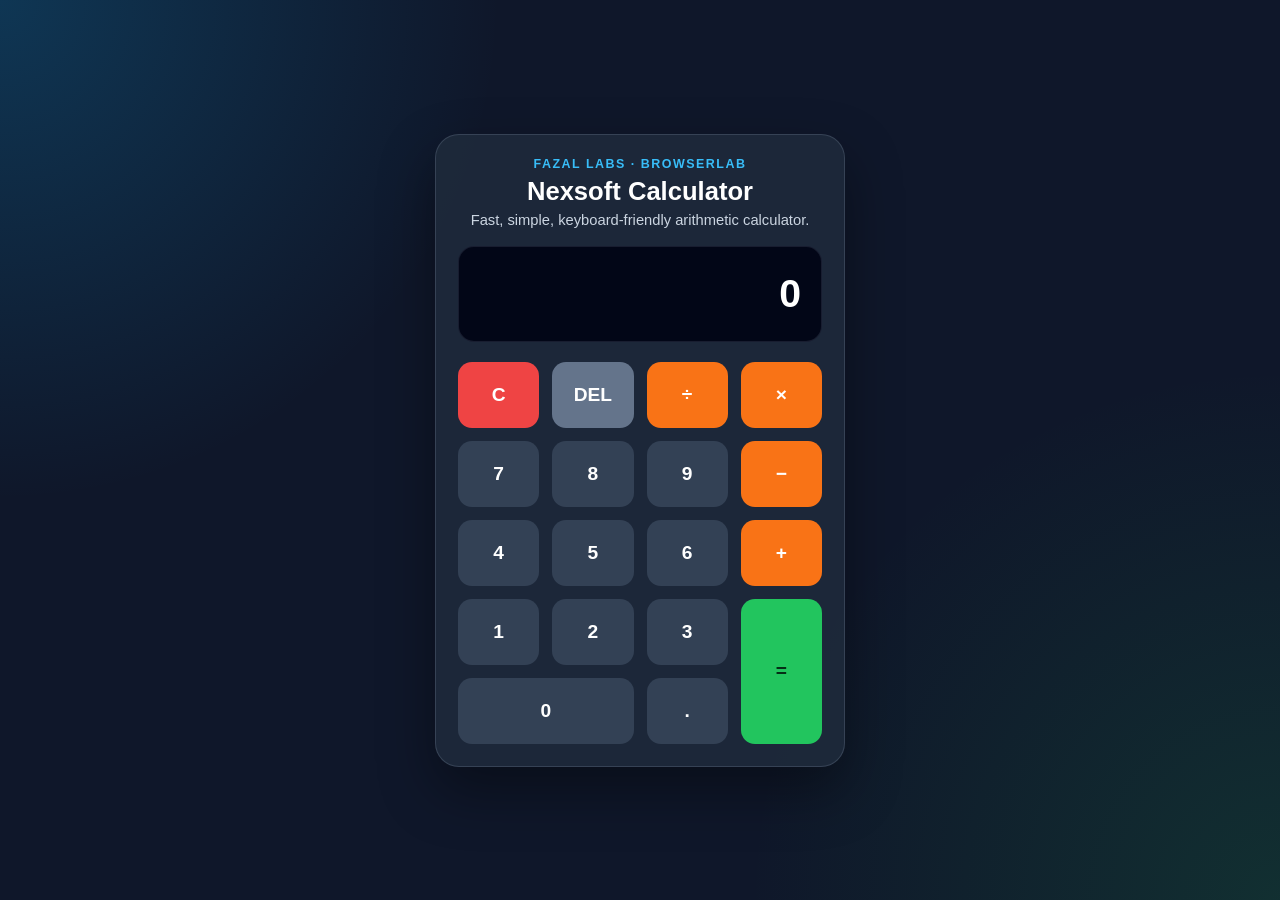
<file: index.html>
<!doctype html>
<html lang="en">

<head>
    <meta charset="UTF-8">
    <meta name="viewport" content="width=device-width, initial-scale=1.0">
    <meta name="description"
        content="A responsive vanilla JavaScript calculator with safe expression parsing, keyboard support, and dark UI.">

    <title>Nexsoft Calculator App | Keyboard-Friendly Calculator</title>
    <link rel="icon" type="image/svg+xml" href="assets/favicon.svg" />

    <link rel="canonical" href="https://fazal305.github.io/nexsoft-calculator-app/">

    <meta property="og:type" content="website">
    <meta property="og:url" content="https://fazal305.github.io/nexsoft-calculator-app/">
    <meta property="og:title" content="Nexsoft Calculator App | Keyboard-Friendly Calculator">
    <meta property="og:description"
        content="A responsive vanilla JavaScript calculator with safe expression parsing, keyboard support, and dark UI.">

    <meta name="twitter:card" content="summary_large_image">
    <meta name="twitter:title" content="Nexsoft Calculator App | Keyboard-Friendly Calculator">
    <meta name="twitter:description"
        content="A responsive vanilla JavaScript calculator with safe expression parsing, keyboard support, and dark UI.">

    <link rel="stylesheet" href="style.css">
</head>

<body>
    <main class="calculator-page">
        <section class="calculator" aria-label="Calculator app">
            <header class="calculator-header">
                <p class="brand-label">Fazal Labs · BrowserLab</p>
                <h1>Nexsoft Calculator</h1>
                <p>Fast, simple, keyboard-friendly arithmetic calculator.</p>
            </header>

            <div class="calculator-display" id="calculatorDisplay" aria-live="polite" aria-label="Calculator display">
                0
            </div>

            <div class="calculator-buttons">
                <button class="calculator-btn clear-btn" type="button" data-action="clear"
                    aria-label="Clear calculator">C</button>
                <button class="calculator-btn delete-btn" type="button" data-action="delete"
                    aria-label="Delete last character">DEL</button>
                <button class="calculator-btn operator-btn" type="button" data-value="/" aria-label="Divide">÷</button>
                <button class="calculator-btn operator-btn" type="button" data-value="*"
                    aria-label="Multiply">×</button>

                <button class="calculator-btn" type="button" data-value="7">7</button>
                <button class="calculator-btn" type="button" data-value="8">8</button>
                <button class="calculator-btn" type="button" data-value="9">9</button>
                <button class="calculator-btn operator-btn" type="button" data-value="-"
                    aria-label="Subtract">−</button>

                <button class="calculator-btn" type="button" data-value="4">4</button>
                <button class="calculator-btn" type="button" data-value="5">5</button>
                <button class="calculator-btn" type="button" data-value="6">6</button>
                <button class="calculator-btn operator-btn" type="button" data-value="+" aria-label="Add">+</button>

                <button class="calculator-btn" type="button" data-value="1">1</button>
                <button class="calculator-btn" type="button" data-value="2">2</button>
                <button class="calculator-btn" type="button" data-value="3">3</button>
                <button class="calculator-btn equals-btn" type="button" data-action="equals"
                    aria-label="Calculate result">=</button>

                <button class="calculator-btn zero-btn" type="button" data-value="0">0</button>
                <button class="calculator-btn" type="button" data-value=".">.</button>
            </div>
        </section>
    </main>

    <script src="script.js"></script>
</body>

</html>
</file>
<file: style.css>
* {
  margin: 0;
  padding: 0;
  box-sizing: border-box;
}

body {
  min-height: 100vh;
  font-family: Arial, Helvetica, sans-serif;
  background:
    radial-gradient(
      circle at top left,
      rgba(14, 165, 233, 0.22),
      transparent 32%
    ),
    radial-gradient(
      circle at bottom right,
      rgba(34, 197, 94, 0.14),
      transparent 34%
    ),
    #0f172a;
  color: #ffffff;
}

.calculator-page {
  min-height: 100vh;
  display: grid;
  place-items: center;
  padding: 20px;
}

.calculator {
  width: 100%;
  max-width: 410px;
  padding: 22px;
  border: 1px solid rgba(148, 163, 184, 0.22);
  border-radius: 24px;
  background: rgba(30, 41, 59, 0.96);
  box-shadow: 0 24px 55px rgba(0, 0, 0, 0.38);
}

.calculator-header {
  margin-bottom: 18px;
  text-align: center;
}

.brand-label {
  margin-bottom: 6px;
  color: #38bdf8;
  font-size: 0.78rem;
  font-weight: 800;
  letter-spacing: 0.12em;
  text-transform: uppercase;
}

.calculator-header h1 {
  margin-bottom: 6px;
  font-size: 1.6rem;
}

.calculator-header p:last-child {
  color: #cbd5e1;
  font-size: 0.92rem;
}

.calculator-display {
  width: 100%;
  min-height: 96px;
  margin-bottom: 20px;
  padding: 20px;
  border: 1px solid rgba(148, 163, 184, 0.15);
  border-radius: 16px;
  background: #020617;
  color: #ffffff;
  font-size: clamp(1.7rem, 5vw, 2.45rem);
  font-weight: 800;
  display: flex;
  justify-content: flex-end;
  align-items: center;
  overflow: hidden;
  text-align: right;
  word-break: break-all;
}

.calculator-buttons {
  display: grid;
  grid-template-columns: repeat(4, 1fr);
  gap: 13px;
}

.calculator-btn {
  min-height: 66px;
  border: 0;
  border-radius: 14px;
  background: #334155;
  color: #ffffff;
  font-size: 1.2rem;
  font-weight: 800;
  cursor: pointer;
  transition:
    transform 0.15s ease,
    box-shadow 0.15s ease,
    opacity 0.15s ease;
}

.calculator-btn:hover {
  opacity: 0.9;
  box-shadow: 0 0 20px rgba(56, 189, 248, 0.18);
}

.calculator-btn:focus-visible {
  outline: 3px solid #ffffff;
  outline-offset: 3px;
}

.calculator-btn:active {
  transform: scale(0.96);
}

.operator-btn {
  background: #f97316;
}

.equals-btn {
  grid-row: span 2;
  background: #22c55e;
  color: #052e16;
}

.clear-btn {
  background: #ef4444;
}

.delete-btn {
  background: #64748b;
}

.zero-btn {
  grid-column: span 2;
}

@media (max-width: 480px) {
  .calculator-page {
    padding: 14px;
  }

  .calculator {
    padding: 16px;
  }

  .calculator-btn {
    min-height: 60px;
    font-size: 1.1rem;
  }

  .calculator-display {
    min-height: 82px;
    padding: 16px;
  }
}
</file>
